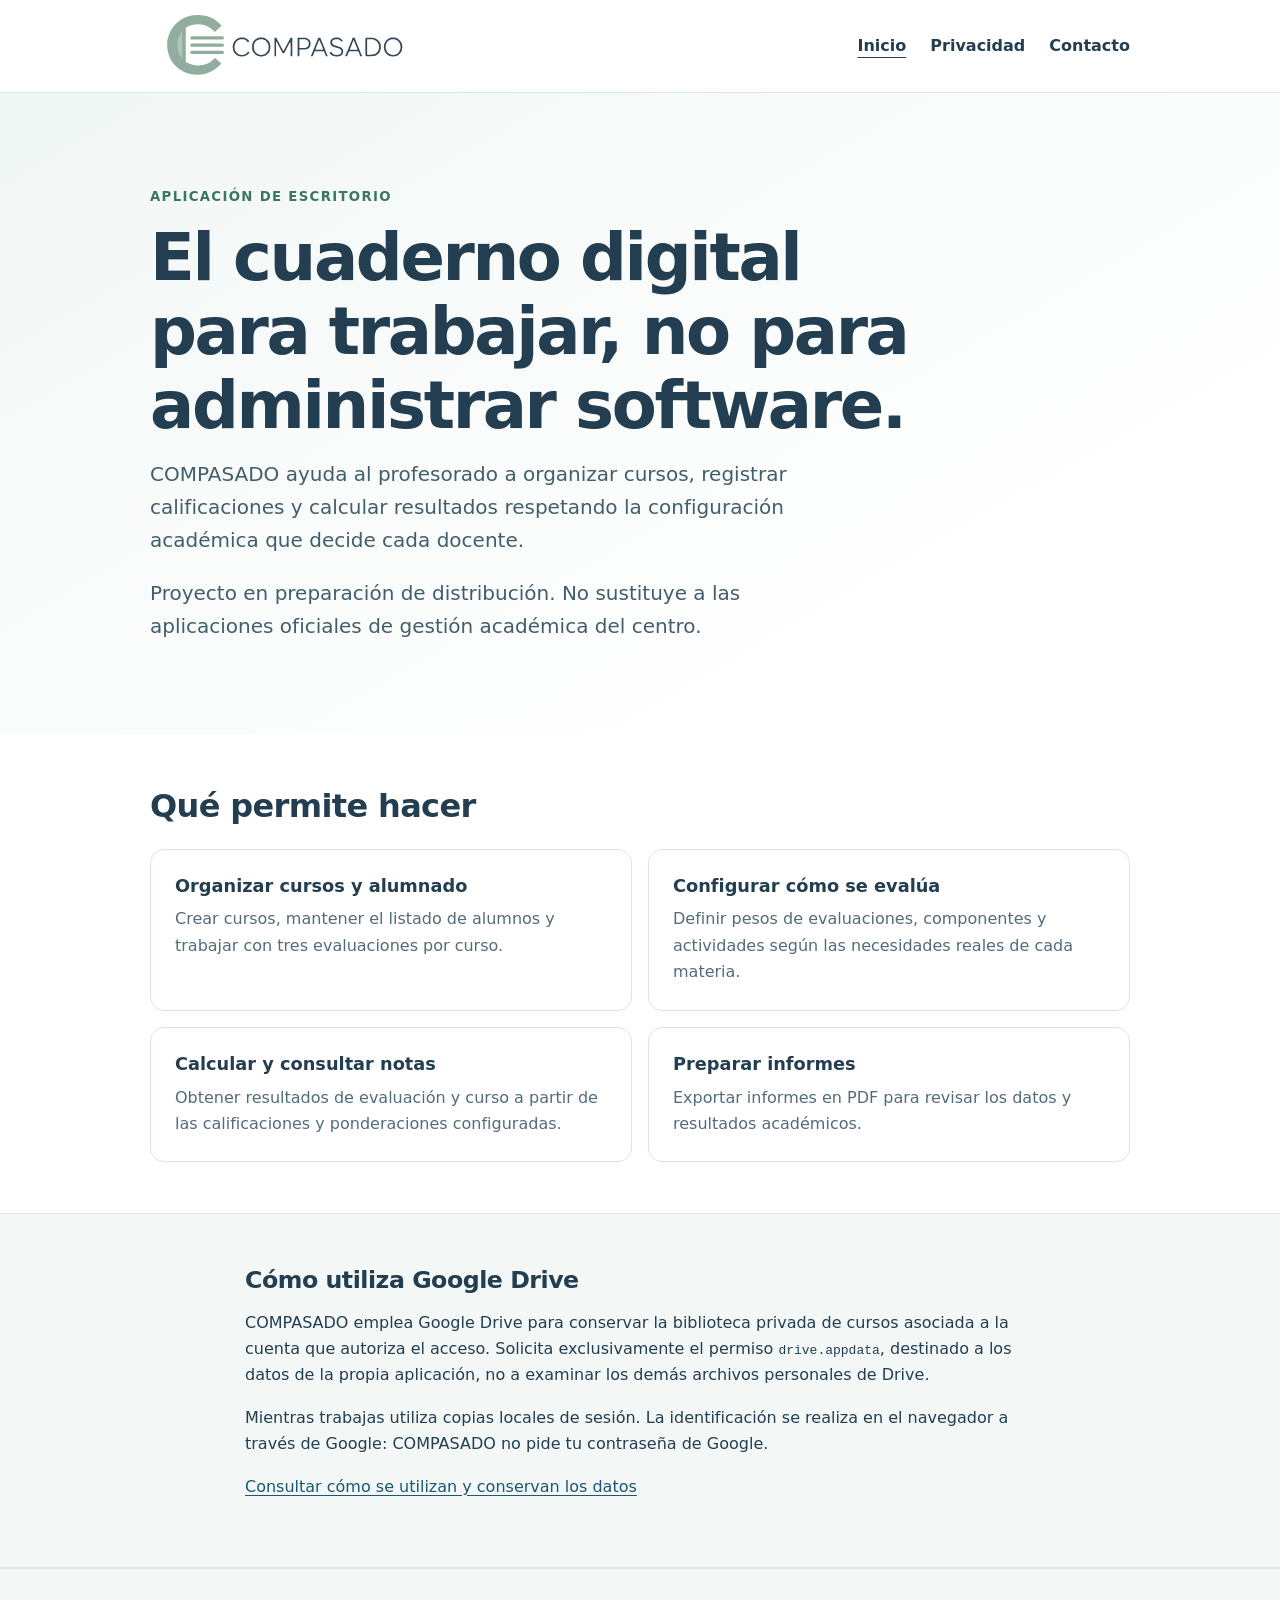
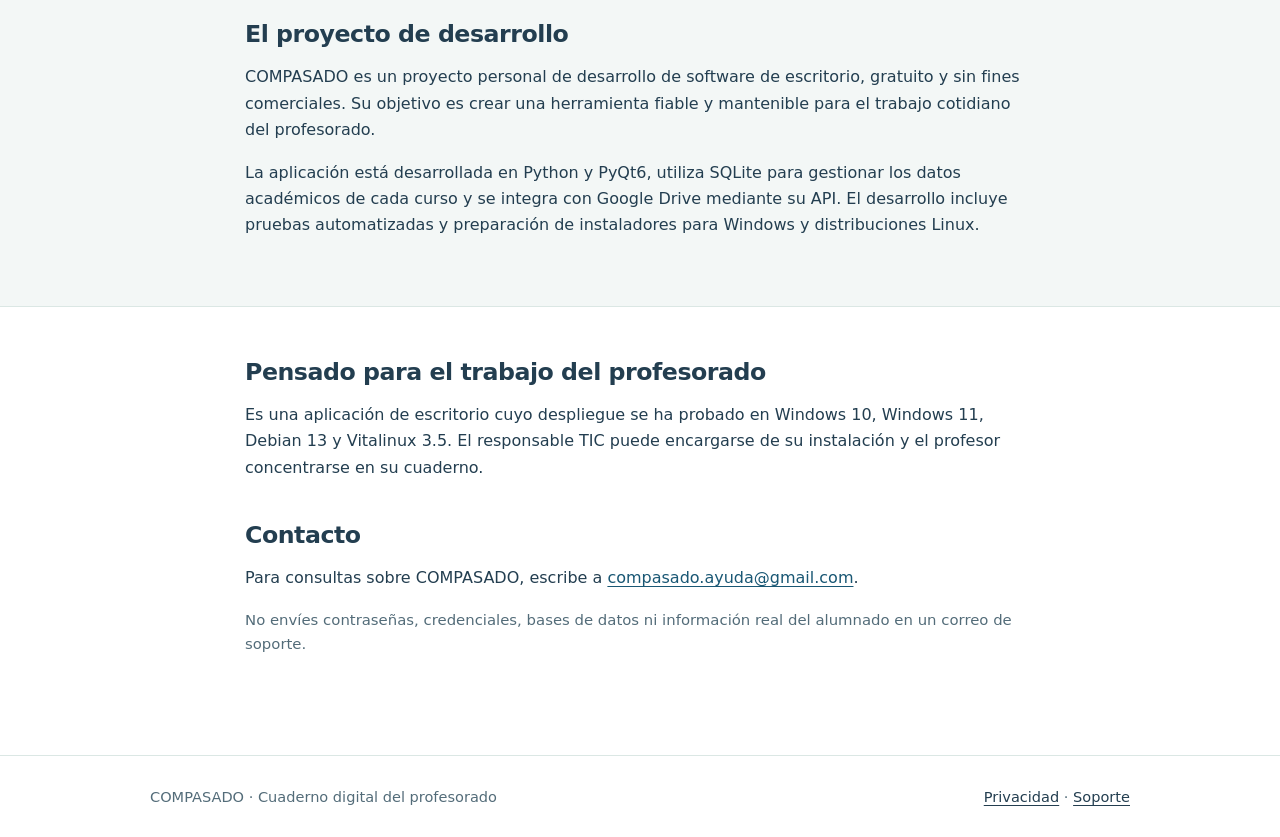
<file: index.html>
<!doctype html>
<html lang="es">
<head>
  <meta charset="utf-8">
  <meta name="viewport" content="width=device-width, initial-scale=1">
  <meta name="google-site-verification" content="XnjLJBGDYnPngyutXPdaZFXPI00EHGspucZiKUkCKFw">
  <meta name="color-scheme" content="light">
  <meta name="description" content="COMPASADO: cuaderno digital de escritorio para el trabajo cotidiano del profesorado.">
  <title>COMPASADO — Cuaderno digital del profesorado</title>
  <link rel="icon" type="image/svg+xml" href="./assets/compasado_icono.svg">
  <link rel="stylesheet" href="./style.css">
</head>
<body>
<header class="site-header"><div class="wrap header-inner">
  <a class="brand" href="./index.html" aria-label="COMPASADO, inicio"><img src="./assets/compasado_logo.svg" width="1600" height="500" alt="COMPASADO"></a>
  <nav class="nav" aria-label="Navegación principal"><a href="./index.html" aria-current="page">Inicio</a><a href="./privacidad.html" >Privacidad</a><a href="mailto:compasado.ayuda@gmail.com">Contacto</a></nav>
</div></header>
<main>
  <section class="hero"><div class="wrap">
    <div class="eyebrow">Aplicación de escritorio</div>
    <h1>El cuaderno digital para trabajar, no para administrar software.</h1>
    <p>COMPASADO ayuda al profesorado a organizar cursos, registrar calificaciones y calcular resultados respetando la configuración académica que decide cada docente.</p>
    <p class="small">Proyecto en preparación de distribución. No sustituye a las aplicaciones oficiales de gestión académica del centro.</p>
  </div></section>
  <section class="section"><div class="wrap">
    <h2>Qué permite hacer</h2>
    <div class="cards">
      <div class="card"><h3>Organizar cursos y alumnado</h3><p>Crear cursos, mantener el listado de alumnos y trabajar con tres evaluaciones por curso.</p></div>
      <div class="card"><h3>Configurar cómo se evalúa</h3><p>Definir pesos de evaluaciones, componentes y actividades según las necesidades reales de cada materia.</p></div>
      <div class="card"><h3>Calcular y consultar notas</h3><p>Obtener resultados de evaluación y curso a partir de las calificaciones y ponderaciones configuradas.</p></div>
      <div class="card"><h3>Preparar informes</h3><p>Exportar informes en PDF para revisar los datos y resultados académicos.</p></div>
    </div>
  </div></section>
  <section class="section band"><div class="wrap prose">
    <h2>Cómo utiliza Google Drive</h2>
    <p>COMPASADO emplea Google Drive para conservar la biblioteca privada de cursos asociada a la cuenta que autoriza el acceso. Solicita exclusivamente el permiso <code>drive.appdata</code>, destinado a los datos de la propia aplicación, no a examinar los demás archivos personales de Drive.</p>
    <p>Mientras trabajas utiliza copias locales de sesión. La identificación se realiza en el navegador a través de Google: COMPASADO no pide tu contraseña de Google.</p>
    <p><a href="./privacidad.html">Consultar cómo se utilizan y conservan los datos</a></p>
  </div></section>
  <section class="section band"><div class="wrap prose">
    <h2>El proyecto de desarrollo</h2>
    <p>COMPASADO es un proyecto personal de desarrollo de software de escritorio, gratuito y sin fines comerciales. Su objetivo es crear una herramienta fiable y mantenible para el trabajo cotidiano del profesorado.</p>
    <p>La aplicación está desarrollada en Python y PyQt6, utiliza SQLite para gestionar los datos académicos de cada curso y se integra con Google Drive mediante su API. El desarrollo incluye pruebas automatizadas y preparación de instaladores para Windows y distribuciones Linux.</p>
  </div></section>
  <section class="section"><div class="wrap prose">
    <h2>Pensado para el trabajo del profesorado</h2>
    <p>Es una aplicación de escritorio cuyo despliegue se ha probado en Windows 10, Windows 11, Debian 13 y Vitalinux 3.5. El responsable TIC puede encargarse de su instalación y el profesor concentrarse en su cuaderno.</p>
    <h2>Contacto</h2>
    <p>Para consultas sobre COMPASADO, escribe a <a href="mailto:compasado.ayuda@gmail.com">compasado.ayuda@gmail.com</a>.</p>
    <p class="small">No envíes contraseñas, credenciales, bases de datos ni información real del alumnado en un correo de soporte.</p>
  </div></section>
</main>
<footer class="site-footer"><div class="wrap footer-inner"><span>COMPASADO · Cuaderno digital del profesorado</span><span><a href="./privacidad.html">Privacidad</a> · <a href="mailto:compasado.ayuda@gmail.com">Soporte</a></span></div></footer>
</body></html>
</file>
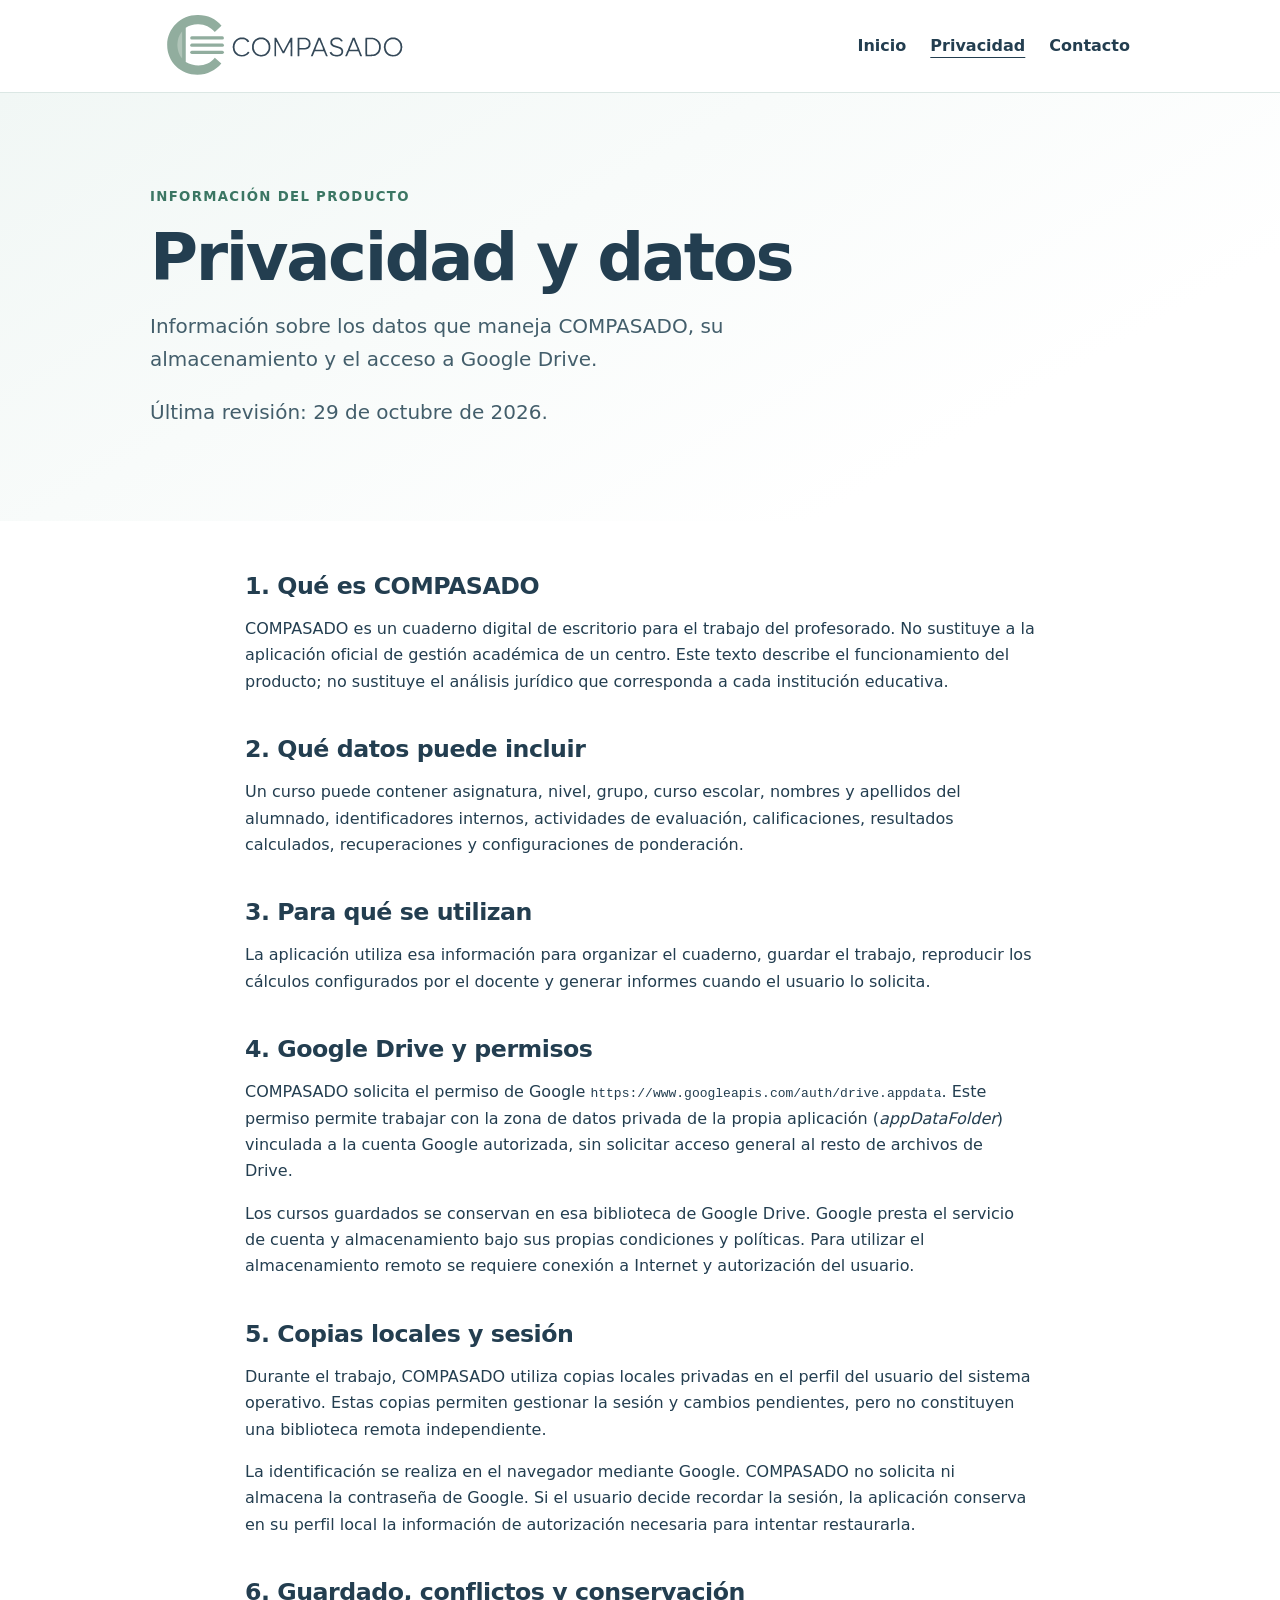
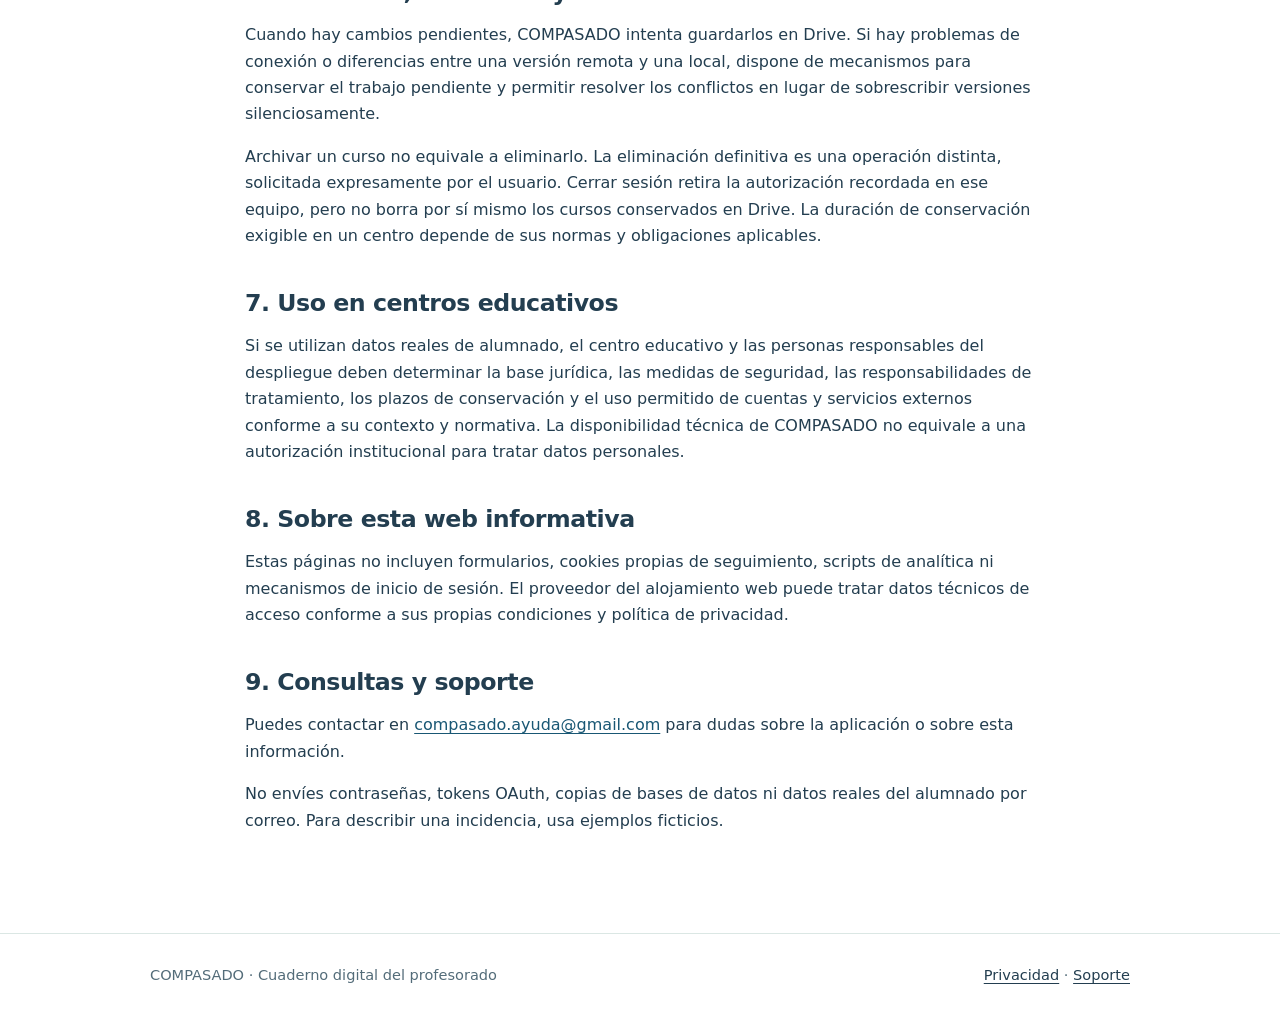
<file: privacidad.html>
<!doctype html>
<html lang="es">
<head>
  <meta charset="utf-8">
  <meta name="viewport" content="width=device-width, initial-scale=1">
  <meta name="color-scheme" content="light">
  <meta name="description" content="COMPASADO: cuaderno digital de escritorio para el trabajo cotidiano del profesorado.">
  <title>Privacidad y datos — COMPASADO</title>
  <link rel="icon" type="image/svg+xml" href="./assets/compasado_icono.svg">
  <link rel="stylesheet" href="./style.css">
</head>
<body>
<header class="site-header"><div class="wrap header-inner">
  <a class="brand" href="./index.html" aria-label="COMPASADO, inicio"><img src="./assets/compasado_logo.svg" width="1600" height="500" alt="COMPASADO"></a>
  <nav class="nav" aria-label="Navegación principal"><a href="./index.html" >Inicio</a><a href="./privacidad.html" aria-current="page">Privacidad</a><a href="mailto:compasado.ayuda@gmail.com">Contacto</a></nav>
</div></header>
<main>
<section class="hero"><div class="wrap"><div class="eyebrow">Información del producto</div><h1>Privacidad y datos</h1><p>Información sobre los datos que maneja COMPASADO, su almacenamiento y el acceso a Google Drive.</p><p class="small">Última revisión: 29 de octubre de 2026.</p></div></section>
<section class="section"><div class="wrap prose">
  <h2>1. Qué es COMPASADO</h2>
  <p>COMPASADO es un cuaderno digital de escritorio para el trabajo del profesorado. No sustituye a la aplicación oficial de gestión académica de un centro. Este texto describe el funcionamiento del producto; no sustituye el análisis jurídico que corresponda a cada institución educativa.</p>
  <h2>2. Qué datos puede incluir</h2>
  <p>Un curso puede contener asignatura, nivel, grupo, curso escolar, nombres y apellidos del alumnado, identificadores internos, actividades de evaluación, calificaciones, resultados calculados, recuperaciones y configuraciones de ponderación.</p>
  <h2>3. Para qué se utilizan</h2>
  <p>La aplicación utiliza esa información para organizar el cuaderno, guardar el trabajo, reproducir los cálculos configurados por el docente y generar informes cuando el usuario lo solicita.</p>
  <h2>4. Google Drive y permisos</h2>
  <p>COMPASADO solicita el permiso de Google <code>https://www.googleapis.com/auth/drive.appdata</code>. Este permiso permite trabajar con la zona de datos privada de la propia aplicación (<em>appDataFolder</em>) vinculada a la cuenta Google autorizada, sin solicitar acceso general al resto de archivos de Drive.</p>
  <p>Los cursos guardados se conservan en esa biblioteca de Google Drive. Google presta el servicio de cuenta y almacenamiento bajo sus propias condiciones y políticas. Para utilizar el almacenamiento remoto se requiere conexión a Internet y autorización del usuario.</p>
  <h2>5. Copias locales y sesión</h2>
  <p>Durante el trabajo, COMPASADO utiliza copias locales privadas en el perfil del usuario del sistema operativo. Estas copias permiten gestionar la sesión y cambios pendientes, pero no constituyen una biblioteca remota independiente.</p>
  <p>La identificación se realiza en el navegador mediante Google. COMPASADO no solicita ni almacena la contraseña de Google. Si el usuario decide recordar la sesión, la aplicación conserva en su perfil local la información de autorización necesaria para intentar restaurarla.</p>
  <h2>6. Guardado, conflictos y conservación</h2>
  <p>Cuando hay cambios pendientes, COMPASADO intenta guardarlos en Drive. Si hay problemas de conexión o diferencias entre una versión remota y una local, dispone de mecanismos para conservar el trabajo pendiente y permitir resolver los conflictos en lugar de sobrescribir versiones silenciosamente.</p>
  <p>Archivar un curso no equivale a eliminarlo. La eliminación definitiva es una operación distinta, solicitada expresamente por el usuario. Cerrar sesión retira la autorización recordada en ese equipo, pero no borra por sí mismo los cursos conservados en Drive. La duración de conservación exigible en un centro depende de sus normas y obligaciones aplicables.</p>
  <h2>7. Uso en centros educativos</h2>
  <p>Si se utilizan datos reales de alumnado, el centro educativo y las personas responsables del despliegue deben determinar la base jurídica, las medidas de seguridad, las responsabilidades de tratamiento, los plazos de conservación y el uso permitido de cuentas y servicios externos conforme a su contexto y normativa. La disponibilidad técnica de COMPASADO no equivale a una autorización institucional para tratar datos personales.</p>
  <h2>8. Sobre esta web informativa</h2>
  <p>Estas páginas no incluyen formularios, cookies propias de seguimiento, scripts de analítica ni mecanismos de inicio de sesión. El proveedor del alojamiento web puede tratar datos técnicos de acceso conforme a sus propias condiciones y política de privacidad.</p>
  <h2>9. Consultas y soporte</h2>
  <p>Puedes contactar en <a href="mailto:compasado.ayuda@gmail.com">compasado.ayuda@gmail.com</a> para dudas sobre la aplicación o sobre esta información.</p>
  <p>No envíes contraseñas, tokens OAuth, copias de bases de datos ni datos reales del alumnado por correo. Para describir una incidencia, usa ejemplos ficticios.</p>
</div></section>
</main>
<footer class="site-footer"><div class="wrap footer-inner"><span>COMPASADO · Cuaderno digital del profesorado</span><span><a href="./privacidad.html">Privacidad</a> · <a href="mailto:compasado.ayuda@gmail.com">Soporte</a></span></div></footer>
</body></html>
</file>
<file: style.css>
/* COMPASADO · Sitio informativo estático · Sin dependencias externas */
:root { color-scheme: light; --ink:#233e50; --muted:#536c79; --soft:#f3f7f6; --line:#dbe7e4; --sage:#7eab9a; --white:#ffffff; }
* { box-sizing:border-box; }
html { scroll-behavior:smooth; }
body { margin:0; color:var(--ink); background:var(--white); font-family:system-ui,-apple-system,"Segoe UI",Arial,sans-serif; line-height:1.65; }
a { color:#195774; text-underline-offset:3px; }
a:hover { color:#0f4059; }
a:focus-visible { outline:3px solid #276e88; outline-offset:3px; border-radius:3px; }
.wrap { width:min(100% - 3rem, 980px); margin-inline:auto; }
.site-header { border-bottom:1px solid var(--line); background:var(--white); }
.header-inner { min-height:92px; display:flex; justify-content:space-between; align-items:center; gap:1rem; }
.brand { display:inline-flex; align-items:center; flex:0 1 275px; min-width:0; }
.brand img { display:block; max-width:100%; height:auto; }
.nav { display:flex; flex-wrap:wrap; align-items:center; column-gap:1.5rem; row-gap:.4rem; }
.nav a { text-decoration:none; color:var(--ink); font-weight:650; }
.nav a[aria-current="page"] { text-decoration:underline; text-underline-offset:6px; }
.hero { padding:clamp(3rem,8vw,5.8rem) 0 clamp(2.6rem,6vw,4.5rem); background:linear-gradient(150deg,#f1f7f5 0%,#fff 77%); }
.eyebrow { color:#3b7663; font-size:.83rem; font-weight:760; letter-spacing:.1em; text-transform:uppercase; }
h1 { line-height:1.13; font-size:clamp(2.4rem,6vw,4.1rem); margin:.75rem 0 1rem; letter-spacing:-.036em; max-width:760px; }
.hero p { font-size:clamp(1.1rem,2vw,1.25rem); max-width:690px; color:#435e6b; }
.section { padding:3.2rem 0; }
h2 { font-size:clamp(1.5rem,3.5vw,2rem); line-height:1.25; letter-spacing:-.02em; margin:0 0 1.4rem; }
h3 { margin:0 0 .5rem; font-size:1.11rem; line-height:1.4; }
p { margin-top:0; }
.cards { display:grid; grid-template-columns:repeat(2,minmax(0,1fr)); gap:1rem; }
.card { border:1px solid var(--line); border-radius:14px; padding:1.5rem; background:#fff; }
.card p { margin:0; color:var(--muted); }
.band { background:var(--soft); border-block:1px solid var(--line); }
.prose { max-width:790px; }
.prose h2 { margin-top:2.5rem; margin-bottom:.9rem; font-size:1.48rem; }
.prose h2:first-child { margin-top:0; }
.prose ul { padding-left:1.4rem; }
.prose li { margin-bottom:.45rem; }
.small { font-size:.93rem; color:var(--muted); }
.site-footer { border-top:1px solid var(--line); margin-top:2rem; padding:1.8rem 0; color:var(--muted); font-size:.91rem; }
.footer-inner { display:flex; justify-content:space-between; gap:.8rem; flex-wrap:wrap; }
.footer-inner a { color:var(--ink); }
@media(max-width:700px) { .header-inner { flex-direction:column; align-items:flex-start; justify-content:center; padding:1rem 0; } .brand { width:245px; flex-basis:auto; } .cards { grid-template-columns:1fr; } .section { padding:2.4rem 0; } }
@media(prefers-reduced-motion:reduce) { html { scroll-behavior:auto; } }
</file>
